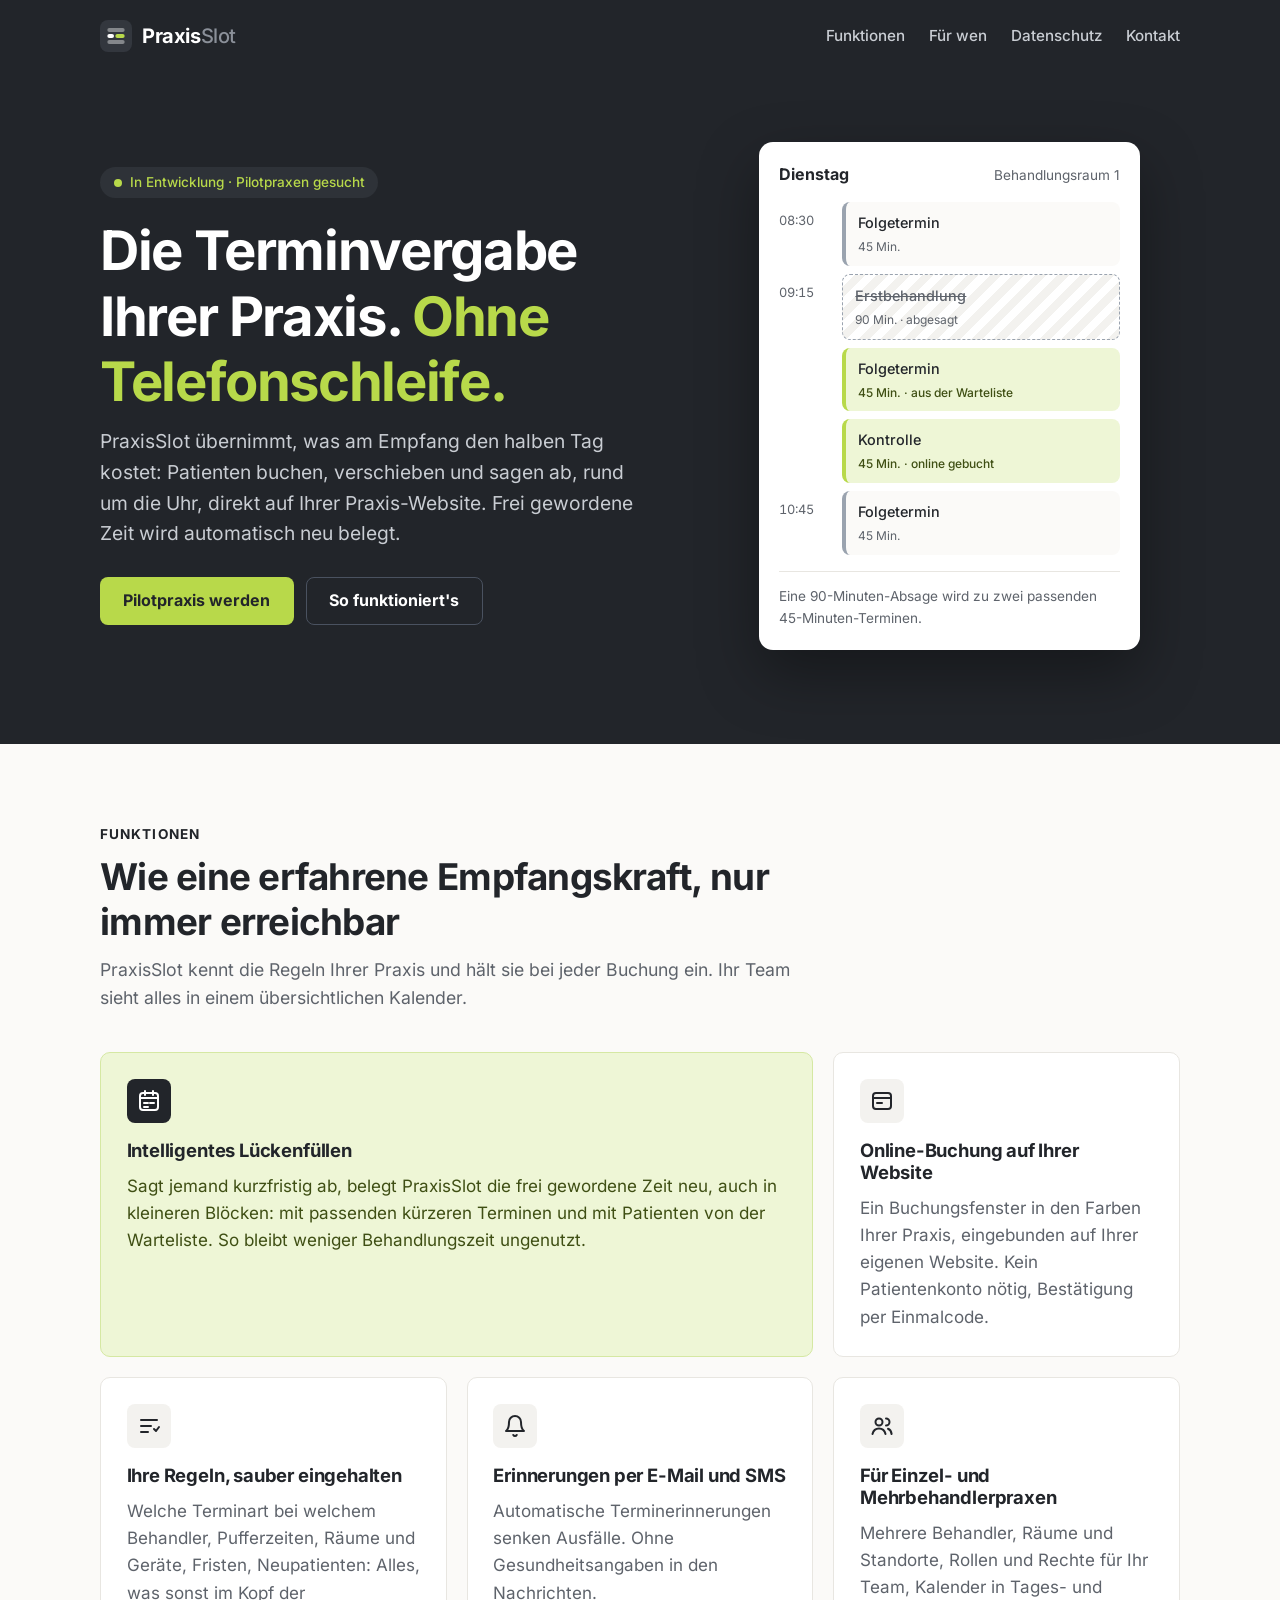
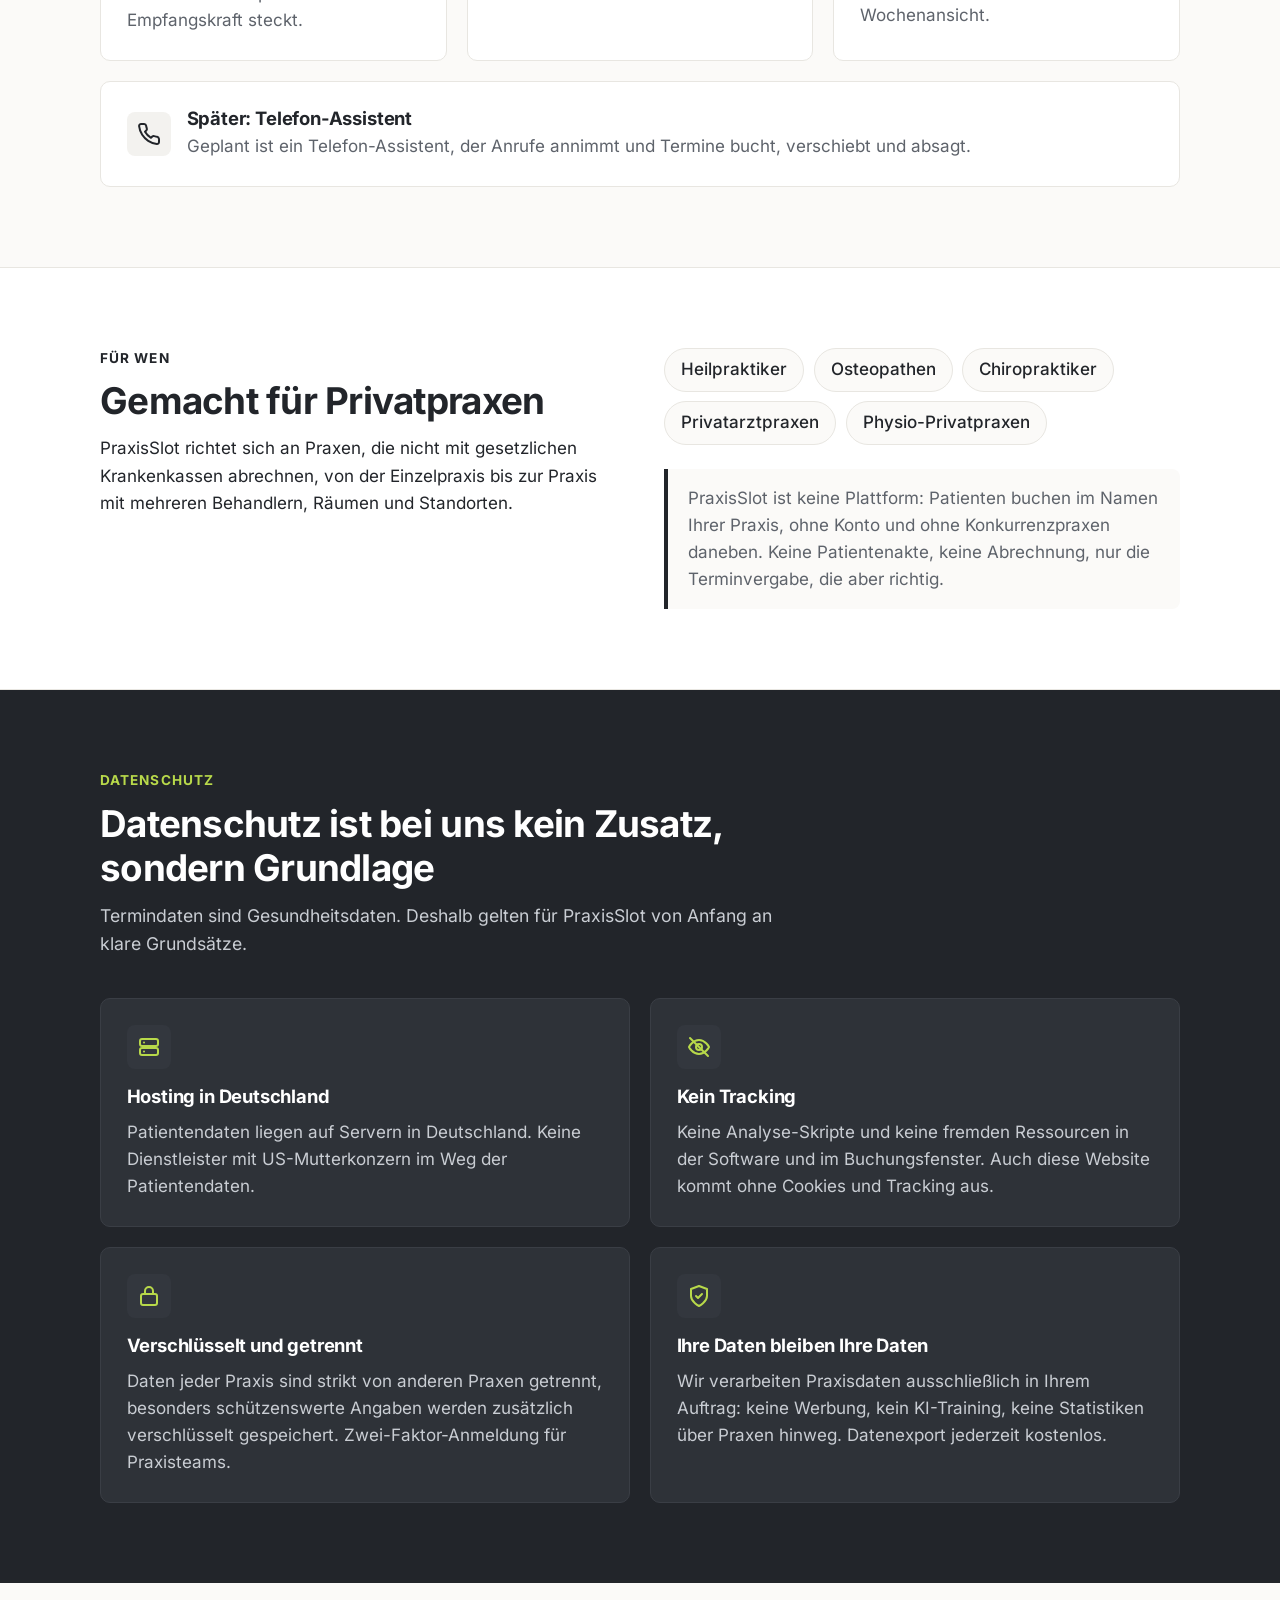
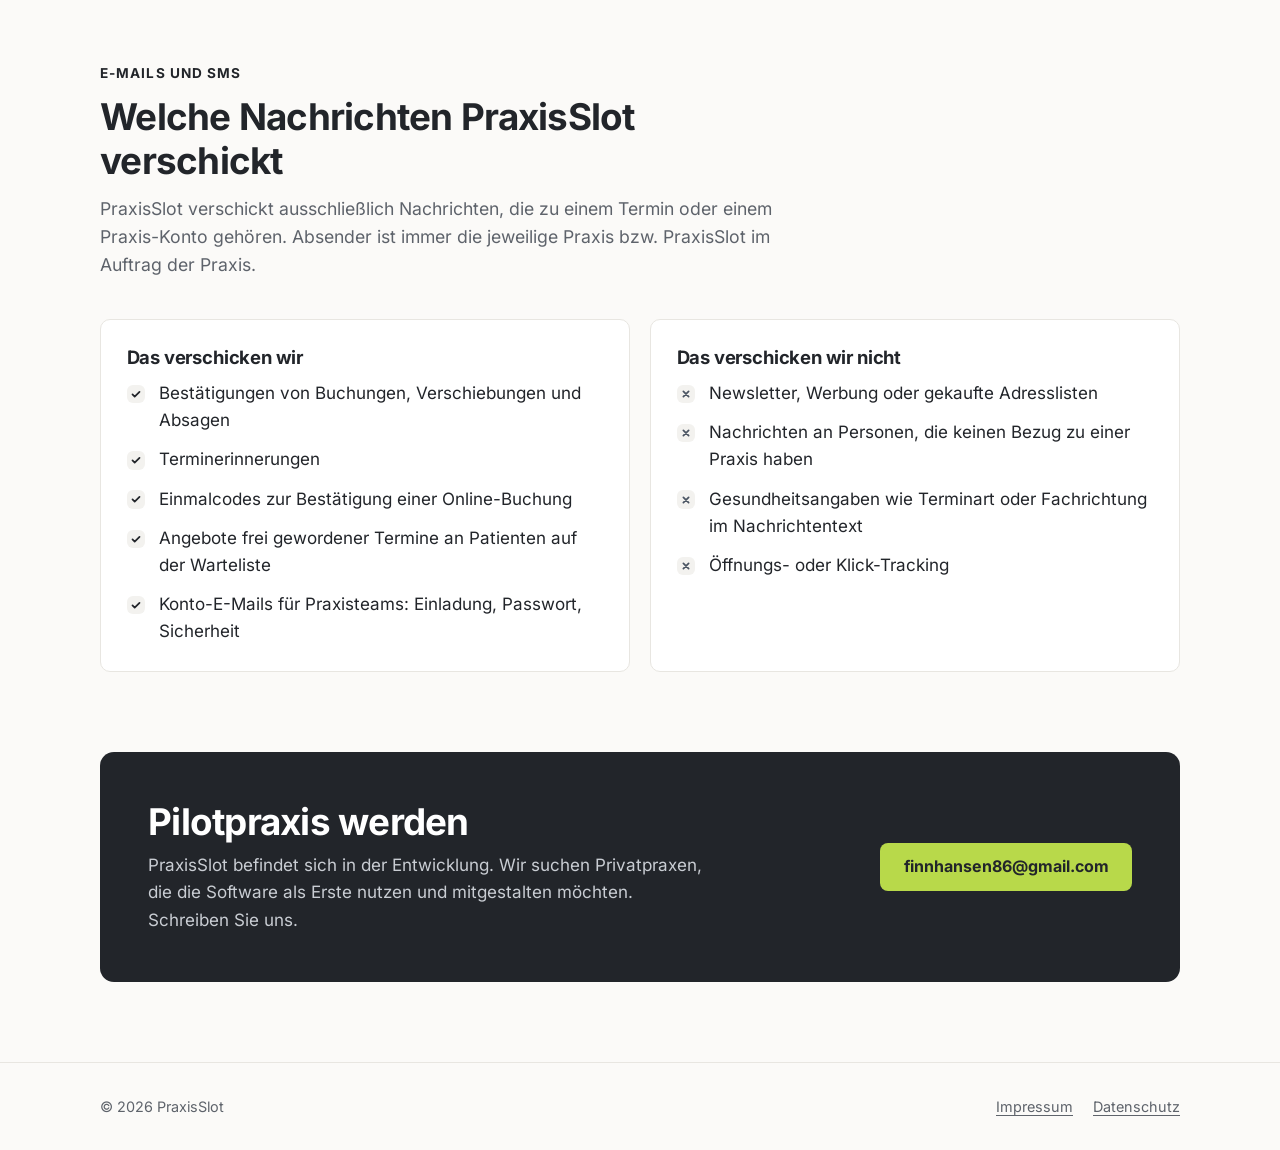
<file: index.html>
<!doctype html>
<html lang="de">
  <head>
    <meta charset="utf-8" />
    <meta name="viewport" content="width=device-width, initial-scale=1" />
    <title>PraxisSlot – Online-Terminvergabe für Privatpraxen</title>
    <meta
      name="description"
      content="PraxisSlot übernimmt die Terminvergabe Ihrer Privatpraxis: Online-Buchung über Ihre eigene Website, Regeln wie am Empfang, automatisches Füllen frei gewordener Zeit. Gehostet in Deutschland, ohne Tracking."
    />
    <link rel="icon" href="favicon.svg" type="image/svg+xml" />
    <link rel="preload" href="fonts/inter-latin-wght-normal.woff2" as="font" type="font/woff2" crossorigin />
    <link rel="stylesheet" href="styles.css" />
  </head>
  <body>
    <a class="skip" href="#inhalt">Zum Inhalt springen</a>

    <header class="site-header">
      <div class="wrap">
        <a class="logo" href="./" aria-label="PraxisSlot – Startseite">
          <svg viewBox="0 0 48 48" aria-hidden="true">
            <rect width="48" height="48" rx="12" fill="#33373E" />
            <rect x="11" y="12" width="26" height="6" rx="3" fill="#FFFFFF" opacity="0.4" />
            <rect x="11" y="21" width="10" height="6" rx="3" fill="#FFFFFF" />
            <rect x="23" y="21" width="14" height="6" rx="3" fill="#B8D94A" />
            <rect x="11" y="30" width="26" height="6" rx="3" fill="#FFFFFF" opacity="0.4" />
          </svg>
          <span>Praxis<span class="logo-soft">Slot</span></span>
        </a>
        <nav class="site-nav" aria-label="Hauptnavigation">
          <a href="#funktionen">Funktionen</a>
          <a href="#fuer-wen">Für wen</a>
          <a href="#datenschutz">Datenschutz</a>
          <a href="#kontakt">Kontakt</a>
        </nav>
      </div>
    </header>

    <main id="inhalt">
      <div class="hero">
        <div class="wrap">
          <div>
            <span class="badge">In Entwicklung · Pilotpraxen gesucht</span>
            <h1>Die Terminvergabe Ihrer Praxis. <span>Ohne Telefonschleife.</span></h1>
            <p class="lead">
              PraxisSlot übernimmt, was am Empfang den halben Tag kostet: Patienten buchen, verschieben und sagen
              ab, rund um die Uhr, direkt auf Ihrer Praxis-Website. Frei gewordene Zeit wird automatisch neu belegt.
            </p>
            <div class="actions">
              <a class="btn btn-primary" href="#kontakt">Pilotpraxis werden</a>
              <a class="btn btn-ghost" href="#funktionen">So funktioniert's</a>
            </div>
          </div>

          <figure class="dayplan" aria-label="Beispiel: Eine Absage wird mit zwei kürzeren Terminen neu belegt">
            <div class="dayplan-head">
              <strong>Dienstag</strong>
              <span>Behandlungsraum 1</span>
            </div>
            <div class="slots">
              <time>08:30</time>
              <div class="slot"><b>Folgetermin</b><small>45 Min.</small></div>
              <time>09:15</time>
              <div class="slot freed"><b>Erstbehandlung</b><small>90 Min. · abgesagt</small></div>
              <time></time>
              <div class="split">
                <div class="slot new"><b>Folgetermin</b><small>45 Min. · aus der Warteliste</small></div>
                <div class="slot new"><b>Kontrolle</b><small>45 Min. · online gebucht</small></div>
              </div>
              <time>10:45</time>
              <div class="slot"><b>Folgetermin</b><small>45 Min.</small></div>
            </div>
            <figcaption class="dayplan-note">
              Eine 90-Minuten-Absage wird zu zwei passenden 45-Minuten-Terminen.
            </figcaption>
          </figure>
        </div>
      </div>

      <section id="funktionen">
        <div class="wrap">
          <div class="section-intro">
            <span class="eyebrow">Funktionen</span>
            <h2>Wie eine erfahrene Empfangskraft, nur immer erreichbar</h2>
            <p>
              PraxisSlot kennt die Regeln Ihrer Praxis und hält sie bei jeder Buchung ein. Ihr Team sieht alles in
              einem übersichtlichen Kalender.
            </p>
          </div>

          <div class="grid grid-3">
            <article class="card featured">
              <div class="icon" aria-hidden="true">
                <svg viewBox="0 0 24 24" fill="none" stroke="currentColor" stroke-width="2" stroke-linecap="round" stroke-linejoin="round"><rect x="3" y="4" width="18" height="17" rx="3"/><path d="M3 9h18M8 2v4M16 2v4M7 14h4M13 14h4M7 18h4"/></svg>
              </div>
              <h3>Intelligentes Lückenfüllen</h3>
              <p>
                Sagt jemand kurzfristig ab, belegt PraxisSlot die frei gewordene Zeit neu, auch in kleineren Blöcken:
                mit passenden kürzeren Terminen und mit Patienten von der Warteliste. So bleibt weniger Behandlungszeit
                ungenutzt.
              </p>
            </article>
            <article class="card">
              <div class="icon" aria-hidden="true">
                <svg viewBox="0 0 24 24" fill="none" stroke="currentColor" stroke-width="2" stroke-linecap="round" stroke-linejoin="round"><rect x="3" y="4" width="18" height="16" rx="3"/><path d="M3 9h18M7 14h5"/></svg>
              </div>
              <h3>Online-Buchung auf Ihrer Website</h3>
              <p>
                Ein Buchungsfenster in den Farben Ihrer Praxis, eingebunden auf Ihrer eigenen Website. Kein Patientenkonto
                nötig, Bestätigung per Einmalcode.
              </p>
            </article>
            <article class="card">
              <div class="icon" aria-hidden="true">
                <svg viewBox="0 0 24 24" fill="none" stroke="currentColor" stroke-width="2" stroke-linecap="round" stroke-linejoin="round"><path d="M4 6h16M4 12h10M4 18h7"/><path d="M17 15l2 2 3-4"/></svg>
              </div>
              <h3>Ihre Regeln, sauber eingehalten</h3>
              <p>
                Welche Terminart bei welchem Behandler, Pufferzeiten, Räume und Geräte, Fristen, Neupatienten: Alles,
                was sonst im Kopf der Empfangskraft steckt.
              </p>
            </article>
            <article class="card">
              <div class="icon" aria-hidden="true">
                <svg viewBox="0 0 24 24" fill="none" stroke="currentColor" stroke-width="2" stroke-linecap="round" stroke-linejoin="round"><path d="M6 8a6 6 0 1 1 12 0c0 7 3 9 3 9H3s3-2 3-9"/><path d="M10.3 21a1.94 1.94 0 0 0 3.4 0"/></svg>
              </div>
              <h3>Erinnerungen per E-Mail und SMS</h3>
              <p>
                Automatische Terminerinnerungen senken Ausfälle. Ohne Gesundheitsangaben in den Nachrichten.
              </p>
            </article>
            <article class="card">
              <div class="icon" aria-hidden="true">
                <svg viewBox="0 0 24 24" fill="none" stroke="currentColor" stroke-width="2" stroke-linecap="round" stroke-linejoin="round"><circle cx="9" cy="8" r="3.5"/><path d="M2.5 20c.8-3.5 3.3-5.5 6.5-5.5s5.7 2 6.5 5.5"/><path d="M16 4.5a3.5 3.5 0 0 1 0 7M18 14.8c2 .7 3.2 2.5 3.6 5.2"/></svg>
              </div>
              <h3>Für Einzel- und Mehrbehandlerpraxen</h3>
              <p>
                Mehrere Behandler, Räume und Standorte, Rollen und Rechte für Ihr Team, Kalender in Tages- und
                Wochenansicht.
              </p>
            </article>
            <article class="card wide">
              <div class="icon" aria-hidden="true">
                <svg viewBox="0 0 24 24" fill="none" stroke="currentColor" stroke-width="2" stroke-linecap="round" stroke-linejoin="round"><path d="M22 16.9v3a2 2 0 0 1-2.2 2 19.8 19.8 0 0 1-8.6-3.1 19.5 19.5 0 0 1-6-6A19.8 19.8 0 0 1 2.1 4.2 2 2 0 0 1 4.1 2h3a2 2 0 0 1 2 1.7c.1.9.4 1.8.7 2.7a2 2 0 0 1-.5 2.1L8 9.8a16 16 0 0 0 6 6l1.3-1.3a2 2 0 0 1 2.1-.4c.9.3 1.8.6 2.7.7a2 2 0 0 1 1.7 2z"/></svg>
              </div>
              <h3>Später: Telefon-Assistent</h3>
              <p>
                Geplant ist ein Telefon-Assistent, der Anrufe annimmt und Termine bucht, verschiebt und absagt.
              </p>
            </article>
          </div>
        </div>
      </section>

      <section id="fuer-wen" class="audience">
        <div class="wrap">
          <div>
            <span class="eyebrow">Für wen</span>
            <h2>Gemacht für Privatpraxen</h2>
            <p>
              PraxisSlot richtet sich an Praxen, die nicht mit gesetzlichen Krankenkassen abrechnen, von der
              Einzelpraxis bis zur Praxis mit mehreren Behandlern, Räumen und Standorten.
            </p>
          </div>
          <div>
            <ul class="chips" aria-label="Zielgruppen">
              <li>Heilpraktiker</li>
              <li>Osteopathen</li>
              <li>Chiropraktiker</li>
              <li>Privatarztpraxen</li>
              <li>Physio-Privatpraxen</li>
            </ul>
            <p class="note">
              PraxisSlot ist keine Plattform: Patienten buchen im Namen Ihrer Praxis, ohne Konto und ohne
              Konkurrenzpraxen daneben. Keine Patientenakte, keine Abrechnung, nur die Terminvergabe, die aber
              richtig.
            </p>
          </div>
        </div>
      </section>

      <section id="datenschutz" class="dark">
        <div class="wrap">
          <div class="section-intro">
            <span class="eyebrow">Datenschutz</span>
            <h2>Datenschutz ist bei uns kein Zusatz, sondern Grundlage</h2>
            <p>
              Termindaten sind Gesundheitsdaten. Deshalb gelten für PraxisSlot von Anfang an klare Grundsätze.
            </p>
          </div>
          <div class="grid grid-2">
            <article class="card">
              <div class="icon" aria-hidden="true">
                <svg viewBox="0 0 24 24" fill="none" stroke="currentColor" stroke-width="2" stroke-linecap="round" stroke-linejoin="round"><rect x="3" y="4" width="18" height="7" rx="2"/><rect x="3" y="13" width="18" height="7" rx="2"/><path d="M7 7.5h.01M7 16.5h.01"/></svg>
              </div>
              <h3>Hosting in Deutschland</h3>
              <p>
                Patientendaten liegen auf Servern in Deutschland. Keine Dienstleister mit US-Mutterkonzern im Weg der
                Patientendaten.
              </p>
            </article>
            <article class="card">
              <div class="icon" aria-hidden="true">
                <svg viewBox="0 0 24 24" fill="none" stroke="currentColor" stroke-width="2" stroke-linecap="round" stroke-linejoin="round"><path d="M2 12s3.5-7 10-7 10 7 10 7-3.5 7-10 7S2 12 2 12z"/><circle cx="12" cy="12" r="3"/><path d="M3 3l18 18"/></svg>
              </div>
              <h3>Kein Tracking</h3>
              <p>
                Keine Analyse-Skripte und keine fremden Ressourcen in der Software und im Buchungsfenster. Auch diese
                Website kommt ohne Cookies und Tracking aus.
              </p>
            </article>
            <article class="card">
              <div class="icon" aria-hidden="true">
                <svg viewBox="0 0 24 24" fill="none" stroke="currentColor" stroke-width="2" stroke-linecap="round" stroke-linejoin="round"><rect x="4" y="10" width="16" height="11" rx="2"/><path d="M8 10V7a4 4 0 0 1 8 0v3"/></svg>
              </div>
              <h3>Verschlüsselt und getrennt</h3>
              <p>
                Daten jeder Praxis sind strikt von anderen Praxen getrennt, besonders schützenswerte Angaben werden
                zusätzlich verschlüsselt gespeichert. Zwei-Faktor-Anmeldung für Praxisteams.
              </p>
            </article>
            <article class="card">
              <div class="icon" aria-hidden="true">
                <svg viewBox="0 0 24 24" fill="none" stroke="currentColor" stroke-width="2" stroke-linecap="round" stroke-linejoin="round"><path d="M12 22s8-4 8-10V5l-8-3-8 3v7c0 6 8 10 8 10z"/><path d="M9 12l2 2 4-4"/></svg>
              </div>
              <h3>Ihre Daten bleiben Ihre Daten</h3>
              <p>
                Wir verarbeiten Praxisdaten ausschließlich in Ihrem Auftrag: keine Werbung, kein KI-Training, keine
                Statistiken über Praxen hinweg. Datenexport jederzeit kostenlos.
              </p>
            </article>
          </div>
        </div>
      </section>

      <section id="nachrichten">
        <div class="wrap">
          <div class="section-intro">
            <span class="eyebrow">E-Mails und SMS</span>
            <h2>Welche Nachrichten PraxisSlot verschickt</h2>
            <p>
              PraxisSlot verschickt ausschließlich Nachrichten, die zu einem Termin oder einem Praxis-Konto gehören.
              Absender ist immer die jeweilige Praxis bzw. PraxisSlot im Auftrag der Praxis.
            </p>
          </div>
          <div class="grid grid-2">
            <div class="card">
              <h3>Das verschicken wir</h3>
              <ul class="check-list">
                <li>Bestätigungen von Buchungen, Verschiebungen und Absagen</li>
                <li>Terminerinnerungen</li>
                <li>Einmalcodes zur Bestätigung einer Online-Buchung</li>
                <li>Angebote frei gewordener Termine an Patienten auf der Warteliste</li>
                <li>Konto-E-Mails für Praxisteams: Einladung, Passwort, Sicherheit</li>
              </ul>
            </div>
            <div class="card">
              <h3>Das verschicken wir nicht</h3>
              <ul class="check-list no">
                <li>Newsletter, Werbung oder gekaufte Adresslisten</li>
                <li>Nachrichten an Personen, die keinen Bezug zu einer Praxis haben</li>
                <li>Gesundheitsangaben wie Terminart oder Fachrichtung im Nachrichtentext</li>
                <li>Öffnungs- oder Klick-Tracking</li>
              </ul>
            </div>
          </div>
        </div>
      </section>

      <section id="kontakt" class="contact">
        <div class="wrap">
          <div class="contact-box">
            <div>
              <h2>Pilotpraxis werden</h2>
              <p>
                PraxisSlot befindet sich in der Entwicklung. Wir suchen Privatpraxen, die die Software als Erste nutzen
                und mitgestalten möchten. Schreiben Sie uns.
              </p>
            </div>
            <a class="btn" href="mailto:finnhansen86@gmail.com?subject=PraxisSlot">finnhansen86@gmail.com</a>
          </div>
        </div>
      </section>
    </main>

    <footer class="site-footer">
      <div class="wrap">
        <span>© 2026 PraxisSlot</span>
        <nav aria-label="Rechtliches">
          <a href="impressum.html">Impressum</a>
          <a href="datenschutz.html">Datenschutz</a>
        </nav>
      </div>
    </footer>
  </body>
</html>
</file>
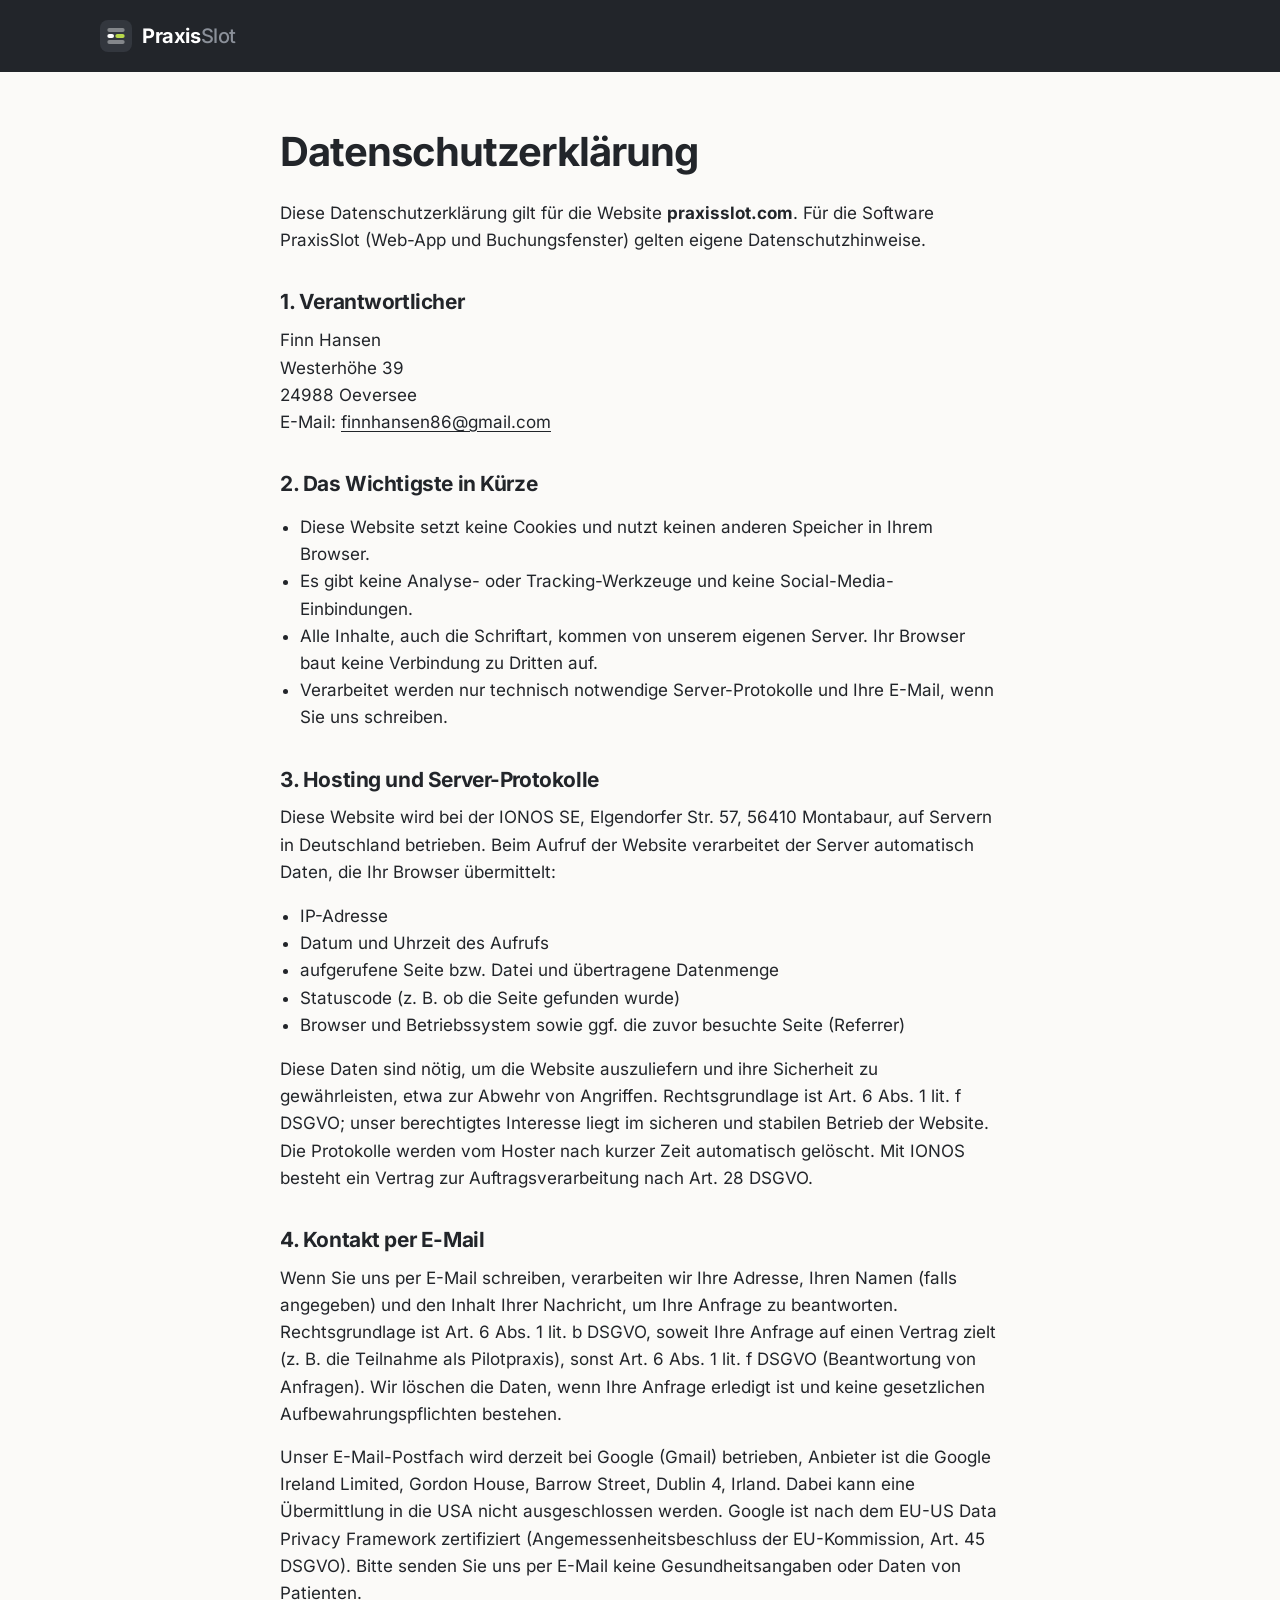
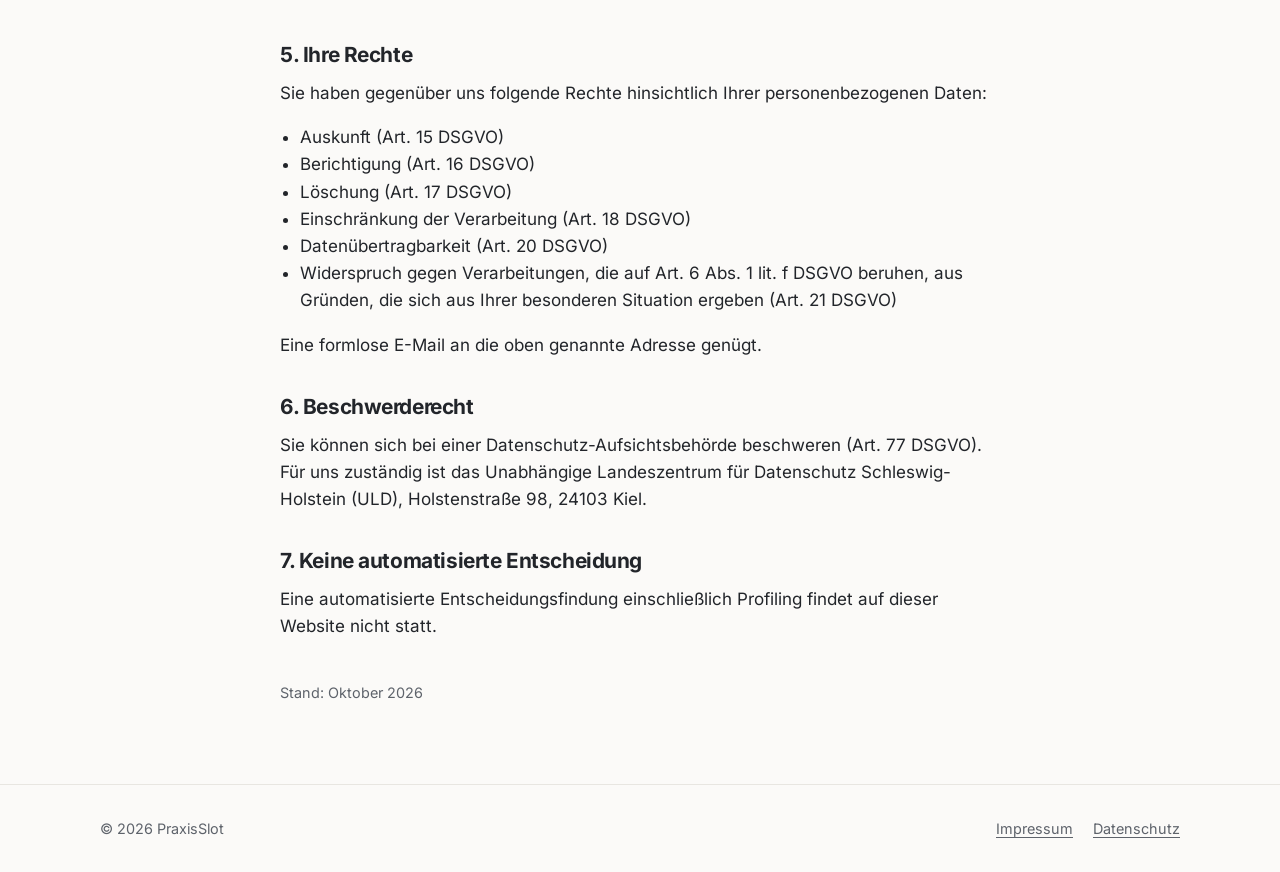
<file: datenschutz.html>
<!doctype html>
<html lang="de">
  <head>
    <meta charset="utf-8" />
    <meta name="viewport" content="width=device-width, initial-scale=1" />
    <title>Datenschutzerklärung – PraxisSlot</title>
    <meta name="robots" content="noindex" />
    <link rel="icon" href="favicon.svg" type="image/svg+xml" />
    <link rel="stylesheet" href="styles.css" />
  </head>
  <body>
    <header class="site-header">
      <div class="wrap">
        <a class="logo" href="./" aria-label="PraxisSlot – Startseite">
          <svg viewBox="0 0 48 48" aria-hidden="true">
            <rect width="48" height="48" rx="12" fill="#33373E" />
            <rect x="11" y="12" width="26" height="6" rx="3" fill="#FFFFFF" opacity="0.4" />
            <rect x="11" y="21" width="10" height="6" rx="3" fill="#FFFFFF" />
            <rect x="23" y="21" width="14" height="6" rx="3" fill="#B8D94A" />
            <rect x="11" y="30" width="26" height="6" rx="3" fill="#FFFFFF" opacity="0.4" />
          </svg>
          <span>Praxis<span class="logo-soft">Slot</span></span>
        </a>
      </div>
    </header>

    <main class="legal">
      <div class="wrap">
        <h1>Datenschutzerklärung</h1>
        <p>
          Diese Datenschutzerklärung gilt für die Website <strong>praxisslot.com</strong>. Für die Software PraxisSlot
          (Web-App und Buchungsfenster) gelten eigene Datenschutzhinweise.
        </p>

        <h2>1. Verantwortlicher</h2>
        <address>
          Finn Hansen<br />
          Westerhöhe 39<br />
          24988 Oeversee<br />
          E-Mail: <a href="mailto:finnhansen86@gmail.com">finnhansen86@gmail.com</a>
        </address>

        <h2>2. Das Wichtigste in Kürze</h2>
        <ul>
          <li>Diese Website setzt keine Cookies und nutzt keinen anderen Speicher in Ihrem Browser.</li>
          <li>Es gibt keine Analyse- oder Tracking-Werkzeuge und keine Social-Media-Einbindungen.</li>
          <li>
            Alle Inhalte, auch die Schriftart, kommen von unserem eigenen Server. Ihr Browser baut keine Verbindung zu
            Dritten auf.
          </li>
          <li>Verarbeitet werden nur technisch notwendige Server-Protokolle und Ihre E-Mail, wenn Sie uns schreiben.</li>
        </ul>

        <h2>3. Hosting und Server-Protokolle</h2>
        <p>
          Diese Website wird bei der IONOS SE, Elgendorfer Str. 57, 56410 Montabaur, auf Servern in Deutschland
          betrieben. Beim Aufruf der Website verarbeitet der Server automatisch Daten, die Ihr Browser übermittelt:
        </p>
        <ul>
          <li>IP-Adresse</li>
          <li>Datum und Uhrzeit des Aufrufs</li>
          <li>aufgerufene Seite bzw. Datei und übertragene Datenmenge</li>
          <li>Statuscode (z. B. ob die Seite gefunden wurde)</li>
          <li>Browser und Betriebssystem sowie ggf. die zuvor besuchte Seite (Referrer)</li>
        </ul>
        <p>
          Diese Daten sind nötig, um die Website auszuliefern und ihre Sicherheit zu gewährleisten, etwa zur Abwehr
          von Angriffen. Rechtsgrundlage ist Art. 6 Abs. 1 lit. f DSGVO; unser berechtigtes Interesse liegt im sicheren
          und stabilen Betrieb der Website. Die Protokolle werden vom Hoster nach kurzer Zeit automatisch gelöscht.
          Mit IONOS besteht ein Vertrag zur Auftragsverarbeitung nach Art. 28 DSGVO.
        </p>

        <h2>4. Kontakt per E-Mail</h2>
        <p>
          Wenn Sie uns per E-Mail schreiben, verarbeiten wir Ihre Adresse, Ihren Namen (falls angegeben) und den Inhalt
          Ihrer Nachricht, um Ihre Anfrage zu beantworten. Rechtsgrundlage ist Art. 6 Abs. 1 lit. b DSGVO, soweit Ihre
          Anfrage auf einen Vertrag zielt (z. B. die Teilnahme als Pilotpraxis), sonst Art. 6 Abs. 1 lit. f DSGVO
          (Beantwortung von Anfragen). Wir löschen die Daten, wenn Ihre Anfrage erledigt ist und keine gesetzlichen
          Aufbewahrungspflichten bestehen.
        </p>
        <p>
          Unser E-Mail-Postfach wird derzeit bei Google (Gmail) betrieben, Anbieter ist die Google Ireland Limited,
          Gordon House, Barrow Street, Dublin 4, Irland. Dabei kann eine Übermittlung in die USA nicht ausgeschlossen
          werden. Google ist nach dem EU-US Data Privacy Framework zertifiziert (Angemessenheitsbeschluss der
          EU-Kommission, Art. 45 DSGVO). Bitte senden Sie uns per E-Mail keine Gesundheitsangaben oder Daten von
          Patienten.
        </p>

        <h2>5. Ihre Rechte</h2>
        <p>Sie haben gegenüber uns folgende Rechte hinsichtlich Ihrer personenbezogenen Daten:</p>
        <ul>
          <li>Auskunft (Art. 15 DSGVO)</li>
          <li>Berichtigung (Art. 16 DSGVO)</li>
          <li>Löschung (Art. 17 DSGVO)</li>
          <li>Einschränkung der Verarbeitung (Art. 18 DSGVO)</li>
          <li>Datenübertragbarkeit (Art. 20 DSGVO)</li>
          <li>
            Widerspruch gegen Verarbeitungen, die auf Art. 6 Abs. 1 lit. f DSGVO beruhen, aus Gründen, die sich aus
            Ihrer besonderen Situation ergeben (Art. 21 DSGVO)
          </li>
        </ul>
        <p>Eine formlose E-Mail an die oben genannte Adresse genügt.</p>

        <h2>6. Beschwerderecht</h2>
        <p>
          Sie können sich bei einer Datenschutz-Aufsichtsbehörde beschweren (Art. 77 DSGVO). Für uns zuständig ist das
          Unabhängige Landeszentrum für Datenschutz Schleswig-Holstein (ULD), Holstenstraße 98, 24103 Kiel.
        </p>

        <h2>7. Keine automatisierte Entscheidung</h2>
        <p>Eine automatisierte Entscheidungsfindung einschließlich Profiling findet auf dieser Website nicht statt.</p>

        <p class="stand">Stand: Oktober 2026</p>
      </div>
    </main>

    <footer class="site-footer">
      <div class="wrap">
        <span>© 2026 PraxisSlot</span>
        <nav aria-label="Rechtliches">
          <a href="impressum.html">Impressum</a>
          <a href="datenschutz.html" aria-current="page">Datenschutz</a>
        </nav>
      </div>
    </footer>
  </body>
</html>
</file>
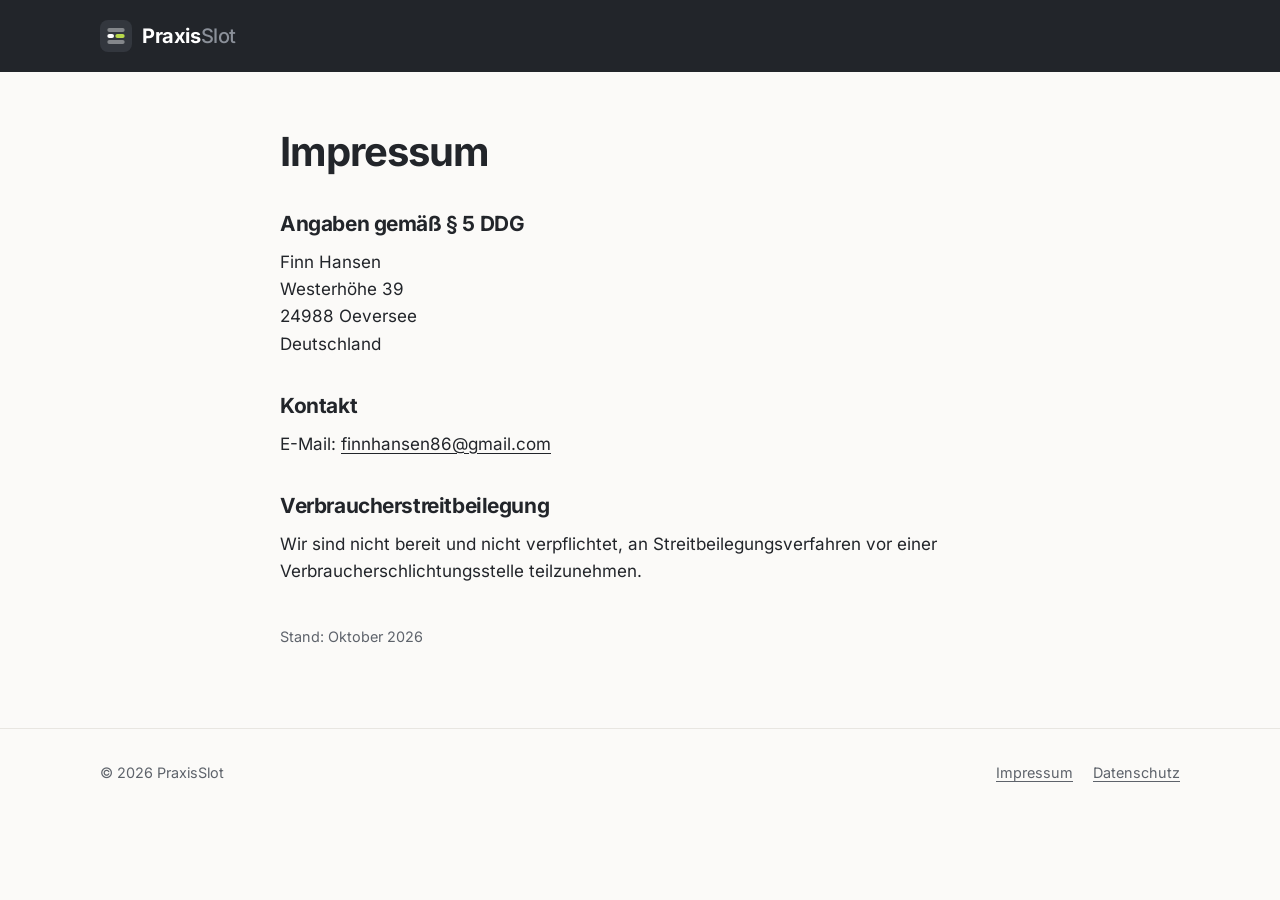
<file: impressum.html>
<!doctype html>
<html lang="de">
  <head>
    <meta charset="utf-8" />
    <meta name="viewport" content="width=device-width, initial-scale=1" />
    <title>Impressum – PraxisSlot</title>
    <meta name="robots" content="noindex" />
    <link rel="icon" href="favicon.svg" type="image/svg+xml" />
    <link rel="stylesheet" href="styles.css" />
  </head>
  <body>
    <header class="site-header">
      <div class="wrap">
        <a class="logo" href="./" aria-label="PraxisSlot – Startseite">
          <svg viewBox="0 0 48 48" aria-hidden="true">
            <rect width="48" height="48" rx="12" fill="#33373E" />
            <rect x="11" y="12" width="26" height="6" rx="3" fill="#FFFFFF" opacity="0.4" />
            <rect x="11" y="21" width="10" height="6" rx="3" fill="#FFFFFF" />
            <rect x="23" y="21" width="14" height="6" rx="3" fill="#B8D94A" />
            <rect x="11" y="30" width="26" height="6" rx="3" fill="#FFFFFF" opacity="0.4" />
          </svg>
          <span>Praxis<span class="logo-soft">Slot</span></span>
        </a>
      </div>
    </header>

    <main class="legal">
      <div class="wrap">
        <h1>Impressum</h1>

        <h2>Angaben gemäß § 5 DDG</h2>
        <address>
          Finn Hansen<br />
          Westerhöhe 39<br />
          24988 Oeversee<br />
          Deutschland
        </address>

        <h2>Kontakt</h2>
        <p>E-Mail: <a href="mailto:finnhansen86@gmail.com">finnhansen86@gmail.com</a></p>

        <h2>Verbraucherstreitbeilegung</h2>
        <p>
          Wir sind nicht bereit und nicht verpflichtet, an Streitbeilegungsverfahren vor einer
          Verbraucherschlichtungsstelle teilzunehmen.
        </p>

        <p class="stand">Stand: Oktober 2026</p>
      </div>
    </main>

    <footer class="site-footer">
      <div class="wrap">
        <span>© 2026 PraxisSlot</span>
        <nav aria-label="Rechtliches">
          <a href="impressum.html" aria-current="page">Impressum</a>
          <a href="datenschutz.html">Datenschutz</a>
        </nav>
      </div>
    </footer>
  </body>
</html>
</file>
<file: styles.css>
/* PraxisSlot website. Fonts are self-hosted, no external resources. */

/* Inter (SIL Open Font License, see fonts/OFL.txt), variable weight, Latin and Latin Extended. */
@font-face {
  font-family: 'Inter';
  font-style: normal;
  font-weight: 100 900;
  font-display: swap;
  src: url('fonts/inter-latin-wght-normal.woff2') format('woff2-variations');
  unicode-range: U+0000-00FF, U+0131, U+0152-0153, U+02BB-02BC, U+02C6, U+02DA, U+02DC, U+0304,
    U+0308, U+0329, U+2000-206F, U+20AC, U+2122, U+2191, U+2193, U+2212, U+2215, U+FEFF, U+FFFD;
}
@font-face {
  font-family: 'Inter';
  font-style: normal;
  font-weight: 100 900;
  font-display: swap;
  src: url('fonts/inter-latin-ext-wght-normal.woff2') format('woff2-variations');
  unicode-range: U+0100-02BA, U+02BD-02C5, U+02C7-02CC, U+02CE-02D7, U+02DD-02FF, U+0304, U+0308,
    U+0329, U+1D00-1DBF, U+1E00-1E9F, U+1EF2-1EFF, U+2020, U+20A0-20AB, U+20AD-20C0, U+2113,
    U+2C60-2C7F, U+A720-A7FF;
}

:root {
  /* Brand colours of PraxisSlot: anthracite, lime only for gaps and what is filled, light
     green for surfaces about gaps, paper as page. Lime is never text on white. */
  --ink: #22252a;
  --ink-2: #2e3238;
  --ink-3: #33373e;
  --muted: #5e636b;
  --muted-on-dark: #c9cdd3;
  --page: #fbfaf8;
  --surface: #ffffff;
  --surface-subtle: #f3f2ef;
  --line: #e8e6e1;
  --accent: #22252a;
  --accent-hover: #000000;
  --lime: #b8d94a;
  --lime-soft: #eef6d6;
  --lime-border: #d5e8a3;
  --lime-text: #3f4f14;
  --radius-s: 8px;
  --radius-m: 10px;
  --radius-l: 14px;
  --wrap: 1120px;
}

*,
*::before,
*::after {
  box-sizing: border-box;
}

html {
  -webkit-text-size-adjust: 100%;
  scroll-behavior: smooth;
}

body {
  margin: 0;
  background: var(--page);
  color: var(--ink);
  font-family: 'Inter', system-ui, -apple-system, 'Segoe UI', sans-serif;
  font-size: 1.0625rem;
  line-height: 1.6;
}

img,
svg {
  display: block;
  max-width: 100%;
}

a {
  color: var(--accent);
  text-underline-offset: 3px;
}
a:hover {
  color: var(--accent-hover);
}

:focus-visible {
  outline: 3px solid var(--ink);
  outline-offset: 3px;
  border-radius: 4px;
}

h1,
h2,
h3 {
  line-height: 1.2;
  margin: 0 0 0.75rem;
  letter-spacing: -0.01em;
}
h1 {
  font-size: clamp(2.1rem, 5vw, 3.4rem);
  letter-spacing: -0.025em;
}
h2 {
  font-size: clamp(1.6rem, 3.2vw, 2.3rem);
  letter-spacing: -0.02em;
}
h3 {
  font-size: 1.15rem;
}
p {
  margin: 0 0 1rem;
}

.wrap {
  width: 100%;
  max-width: var(--wrap);
  margin: 0 auto;
  padding: 0 20px;
}

.skip {
  position: absolute;
  left: -9999px;
}
.skip:focus {
  left: 16px;
  top: 16px;
  z-index: 10;
  background: var(--surface);
  padding: 0.5rem 1rem;
  border-radius: var(--radius-s);
}

/* Header */
.site-header {
  background: var(--ink);
  color: #fff;
}
.site-header .wrap {
  display: flex;
  align-items: center;
  justify-content: space-between;
  gap: 1rem;
  min-height: 72px;
}
.logo {
  display: inline-flex;
  align-items: center;
  gap: 0.625rem;
  font-weight: 700;
  font-size: 1.25rem;
  color: inherit;
  text-decoration: none;
  letter-spacing: -0.02em;
}
.logo:hover {
  color: inherit;
}
.logo-soft {
  font-weight: 500;
  color: #8b9099;
}
/* On dark surfaces the focus ring is lime (contrast against anthracite). */
.site-header :focus-visible,
.hero :focus-visible,
.dark :focus-visible,
.contact-box :focus-visible {
  outline-color: var(--lime);
}
.logo svg {
  width: 32px;
  height: 32px;
  flex: none;
}
.site-nav {
  display: flex;
  gap: 1.5rem;
  font-weight: 500;
  font-size: 0.95rem;
}
.site-nav a {
  color: var(--muted-on-dark);
  text-decoration: none;
}
.site-nav a:hover {
  color: #fff;
}

/* Hero */
.hero {
  background: var(--ink);
  color: #fff;
  padding: 3.5rem 0 5rem;
  overflow: hidden;
}
.hero .wrap {
  display: grid;
  grid-template-columns: 1.1fr 0.9fr;
  gap: 3.5rem;
  align-items: center;
}
.badge {
  display: inline-flex;
  align-items: center;
  gap: 0.5rem;
  background: var(--ink-2);
  color: var(--lime);
  border-radius: 999px;
  padding: 0.3rem 0.85rem;
  font-size: 0.85rem;
  font-weight: 500;
  margin-bottom: 1.25rem;
}
.badge::before {
  content: '';
  width: 8px;
  height: 8px;
  border-radius: 50%;
  background: var(--lime);
}
.hero p.lead {
  font-size: 1.2rem;
  color: var(--muted-on-dark);
  max-width: 34rem;
}
.hero h1 span {
  color: var(--lime);
}
.actions {
  display: flex;
  flex-wrap: wrap;
  gap: 0.75rem;
  margin-top: 1.75rem;
}
.btn {
  display: inline-flex;
  align-items: center;
  justify-content: center;
  min-height: 48px;
  padding: 0 1.4rem;
  border-radius: var(--radius-s);
  font-weight: 700;
  font-size: 1rem;
  text-decoration: none;
  border: 1.5px solid transparent;
}
.btn-primary {
  background: var(--lime);
  color: var(--ink);
}
.btn-primary:hover {
  background: #cbe56f;
  color: var(--ink);
}
.btn-ghost {
  border-color: #4a5260;
  color: #fff;
}
.btn-ghost:hover {
  border-color: #fff;
  color: #fff;
}

/* Day plan illustration */
.dayplan {
  background: var(--surface);
  color: var(--ink);
  border-radius: var(--radius-l);
  padding: 1.25rem;
  box-shadow: 0 24px 60px rgba(0, 0, 0, 0.35);
  font-size: 0.9rem;
}
.dayplan-head {
  display: flex;
  justify-content: space-between;
  align-items: baseline;
  margin-bottom: 0.9rem;
}
.dayplan-head strong {
  font-size: 1rem;
}
.dayplan-head span {
  color: var(--muted);
  font-size: 0.85rem;
}
.slots {
  display: grid;
  grid-template-columns: 3.2rem 1fr;
  gap: 0.5rem 0.75rem;
  align-items: stretch;
}
.slots time {
  color: var(--muted);
  font-size: 0.8rem;
  padding-top: 0.55rem;
  font-variant-numeric: tabular-nums;
}
.slot {
  border-radius: var(--radius-s);
  padding: 0.55rem 0.75rem;
  background: var(--page);
  border-left: 4px solid #9aa3af;
}
.slot b {
  display: block;
  font-weight: 500;
}
.slot small {
  color: var(--muted);
}
.slot.freed {
  background: repeating-linear-gradient(135deg, #fff 0 8px, var(--surface-subtle) 8px 16px);
  border: 1.5px dashed #9aa3af;
  border-left-width: 1.5px;
  color: var(--muted);
}
.slot.freed b {
  text-decoration: line-through;
}
.slot.new {
  background: var(--lime-soft);
  border-left-color: var(--lime);
}
.slot.new small {
  color: var(--lime-text);
  font-weight: 500;
}
.split {
  display: grid;
  gap: 0.5rem;
}
.dayplan-note {
  margin: 1rem 0 0;
  padding-top: 0.9rem;
  border-top: 1px solid var(--line);
  color: var(--muted);
  font-size: 0.85rem;
}

/* Sections */
section {
  padding: 5rem 0;
}
.section-intro {
  max-width: 44rem;
  margin-bottom: 2.5rem;
}
.section-intro p {
  color: var(--muted);
  font-size: 1.1rem;
}
.eyebrow {
  display: block;
  color: var(--accent);
  font-weight: 700;
  font-size: 0.85rem;
  letter-spacing: 0.08em;
  text-transform: uppercase;
  margin-bottom: 0.6rem;
}

.grid {
  display: grid;
  gap: 1.25rem;
}
.grid-2 {
  grid-template-columns: repeat(2, 1fr);
}
.grid-3 {
  grid-template-columns: repeat(3, 1fr);
}
.card {
  background: var(--surface);
  border: 1px solid var(--line);
  border-radius: var(--radius-m);
  padding: 1.6rem;
}
.card p {
  color: var(--muted);
  margin: 0;
}
.card .icon {
  width: 44px;
  height: 44px;
  border-radius: var(--radius-s);
  background: var(--surface-subtle);
  color: var(--accent);
  display: grid;
  place-items: center;
  margin-bottom: 1rem;
}
.card .icon svg {
  width: 24px;
  height: 24px;
}
.card.featured {
  grid-column: span 2;
  background: var(--lime-soft);
  border-color: var(--lime-border);
}
.card.featured p {
  color: var(--lime-text);
}
.card.featured .icon {
  background: var(--accent);
  color: #fff;
}

/* Audience */
.audience {
  background: var(--surface);
  border-top: 1px solid var(--line);
  border-bottom: 1px solid var(--line);
}
.audience .wrap {
  display: grid;
  grid-template-columns: 1fr 1fr;
  gap: 3rem;
  align-items: start;
}
.chips {
  display: flex;
  flex-wrap: wrap;
  gap: 0.6rem;
  list-style: none;
  padding: 0;
  margin: 0 0 1.5rem;
}
.chips li {
  background: var(--page);
  border: 1px solid var(--line);
  border-radius: 999px;
  padding: 0.45rem 1rem;
  font-weight: 500;
}
.note {
  border-left: 4px solid var(--accent);
  background: var(--page);
  border-radius: 0 var(--radius-s) var(--radius-s) 0;
  padding: 1rem 1.25rem;
  color: var(--muted);
  margin: 0;
}

/* Principles on dark */
.dark {
  background: var(--ink);
  color: #fff;
}
.dark .section-intro p {
  color: var(--muted-on-dark);
}
.dark .eyebrow {
  color: var(--lime);
}
.dark .card {
  background: var(--ink-2);
  border-color: #3a3e45;
}
.dark .card p {
  color: var(--muted-on-dark);
}
.dark .card .icon {
  background: var(--ink-3);
  color: var(--lime);
}

/* Emails list */
.check-list {
  list-style: none;
  padding: 0;
  margin: 0;
  display: grid;
  gap: 0.75rem;
}
.check-list li {
  position: relative;
  padding-left: 2rem;
}
.check-list li::before {
  content: '';
  position: absolute;
  left: 0;
  top: 0.3rem;
  width: 1.15rem;
  height: 1.15rem;
  border-radius: 6px;
  background: var(--surface-subtle)
    url("data:image/svg+xml,%3Csvg xmlns='http://www.w3.org/2000/svg' viewBox='0 0 16 16'%3E%3Cpath d='M4 8.5l2.5 2.5L12 5.5' fill='none' stroke='%2322252a' stroke-width='2' stroke-linecap='round' stroke-linejoin='round'/%3E%3C/svg%3E")
    center / 0.9rem no-repeat;
}
.check-list.no li::before {
  background: var(--surface-subtle)
    url("data:image/svg+xml,%3Csvg xmlns='http://www.w3.org/2000/svg' viewBox='0 0 16 16'%3E%3Cpath d='M5 5l6 6M11 5l-6 6' fill='none' stroke='%234b5563' stroke-width='2' stroke-linecap='round'/%3E%3C/svg%3E")
    center / 0.85rem no-repeat;
}

/* Contact */
.contact {
  padding-top: 0;
}
.contact-box {
  background: var(--accent);
  color: #fff;
  border-radius: var(--radius-l);
  padding: 3rem;
  display: grid;
  grid-template-columns: 1.4fr 1fr;
  gap: 2rem;
  align-items: center;
}
.contact-box h2 {
  margin-bottom: 0.5rem;
}
.contact-box p {
  color: var(--muted-on-dark);
  margin: 0;
}
.contact-box .btn {
  background: var(--lime);
  color: var(--ink);
  justify-self: end;
  word-break: break-all;
}
.contact-box .btn:hover {
  background: #cbe56f;
}

/* Footer */
.site-footer {
  border-top: 1px solid var(--line);
  padding: 2rem 0;
  color: var(--muted);
  font-size: 0.9rem;
}
.site-footer .wrap {
  display: flex;
  flex-wrap: wrap;
  justify-content: space-between;
  gap: 1rem;
}
.site-footer nav {
  display: flex;
  gap: 1.25rem;
}
.site-footer a {
  color: var(--muted);
}

/* Legal pages */
.legal {
  padding: 3.5rem 0 4rem;
}
.legal .wrap {
  max-width: 760px;
}
.legal h1 {
  font-size: clamp(1.9rem, 4vw, 2.5rem);
  margin-bottom: 1.5rem;
}
.legal h2 {
  font-size: 1.3rem;
  margin-top: 2.25rem;
}
.legal h3 {
  font-size: 1.05rem;
  margin-top: 1.5rem;
}
.legal ul {
  padding-left: 1.25rem;
}
.legal address {
  font-style: normal;
}
.legal .stand {
  color: var(--muted);
  font-size: 0.9rem;
  margin-top: 2.5rem;
}

/* Responsive */
@media (max-width: 900px) {
  .hero .wrap,
  .audience .wrap,
  .contact-box {
    grid-template-columns: 1fr;
  }
  .hero {
    padding-top: 2.5rem;
  }
  .grid-3 {
    grid-template-columns: 1fr 1fr;
  }
  .contact-box .btn {
    justify-self: start;
  }
}
@media (max-width: 640px) {
  section {
    padding: 3.5rem 0;
  }
  .site-nav {
    display: none;
  }
  .grid-2,
  .grid-3 {
    grid-template-columns: 1fr;
  }
  .card.featured {
    grid-column: auto;
  }
  .contact-box {
    padding: 2rem 1.5rem;
  }
  .btn {
    width: 100%;
  }
}

@media (prefers-reduced-motion: reduce) {
  html {
    scroll-behavior: auto;
  }
}

.card.wide {
  grid-column: 1 / -1;
  display: grid;
  grid-template-columns: auto 1fr;
  column-gap: 1rem;
  align-items: center;
}
.card.wide .icon {
  grid-row: span 2;
  margin: 0;
}
.card.wide h3 {
  margin-bottom: 0.25rem;
}
</file>
